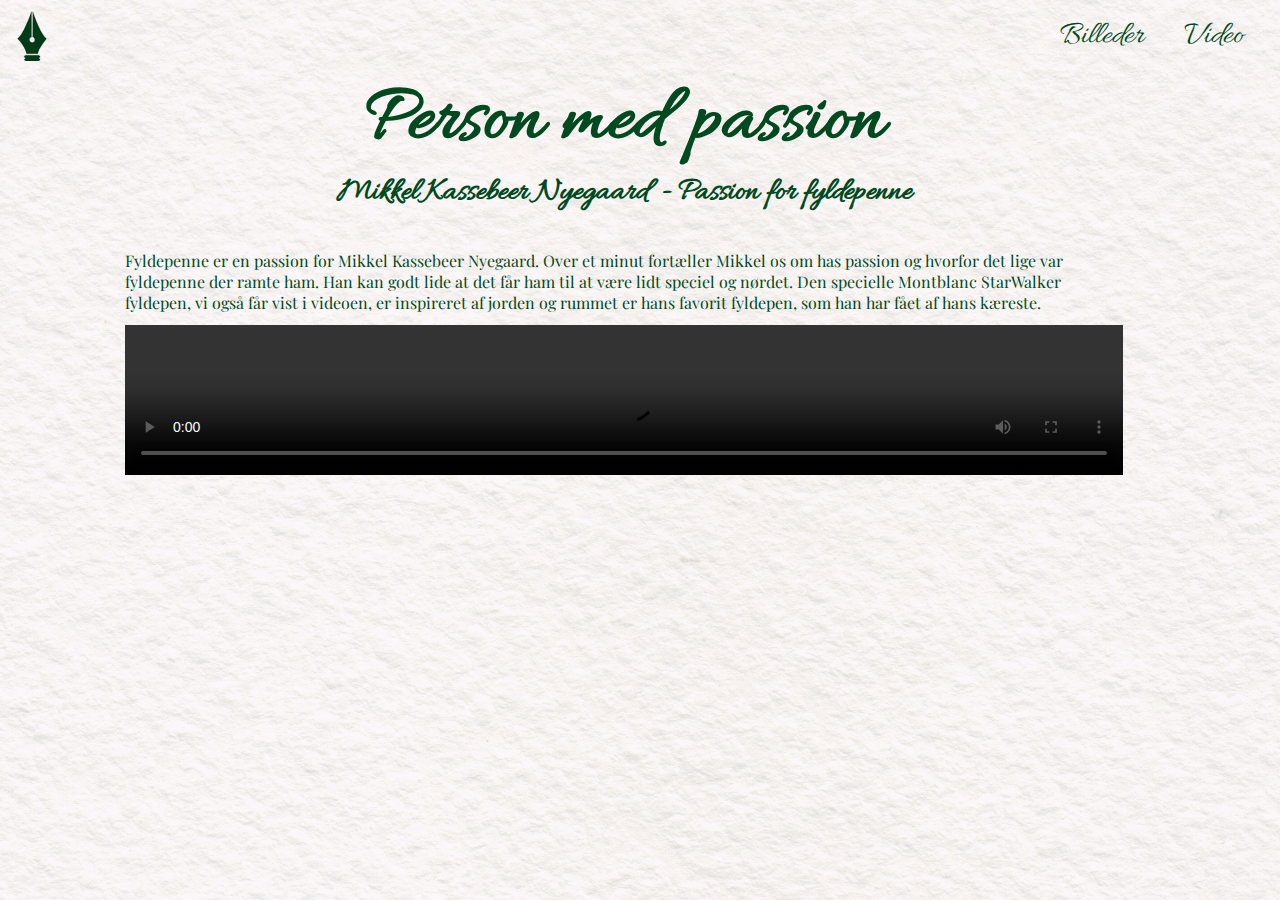
<file: index.html>
<!DOCTYPE html>
<html lang="da">

<head>
    <meta charset="UTF-8">
    <meta http-equiv="X-UA-Compatible" content="IE=edge">
    <meta name="viewport" content="width=device-width, initial-scale=1.0">
    <link rel="preconnect" href="https://fonts.googleapis.com">
    <link rel="preconnect" href="https://fonts.gstatic.com" crossorigin>
    <link href="https://fonts.googleapis.com/css2?family=Allura&display=swap" rel="stylesheet">
    <link rel="preconnect" href="https://fonts.googleapis.com">
    <link rel="preconnect" href="https://fonts.gstatic.com" crossorigin>
    <link href="https://fonts.googleapis.com/css2?family=Playfair+Display&display=swap" rel="stylesheet">
    <link rel="stylesheet" href="style.css">
    <title>Passsion for fyldepenne</title>
</head>

<body>
    <header>
        <div class="logo">
            <a href="index.html">
                <img src="SVG/pen.svg" alt="Logo">
            </a>
        </div>
        <ul class="menu">
            <li><a href="billeder.html">Billeder</a></li>
            <li><a href="video.html">Video</a></li>
        </ul>
    </header>
    <section>
        <div>
            <h1>Person med passion</h1>
            <h2>Mikkel Kassebeer Nyegaard - Passion for fyldepenne</h2>
            <p>Fyldepenne er en passion for Mikkel Kassebeer Nyegaard. Over et minut fortæller Mikkel os om has passion
                og hvorfor det lige
                var fyldepenne
                der ramte ham. Han kan godt lide at det får ham til at være lidt speciel og nørdet. Den specielle
                Montblanc StarWalker
                fyldepen, vi også får vist i videoen, er inspireret af jorden og rummet er hans favorit fyldepen, som
                han har fået af
                hans kæreste.</p>
        </div>
        <div>
            <video class="video" controls src="https://andreadamgaard.dk/kea/05_indhold/passion.mp4"></video>
        </div>
    </section>
</body>

</html>
</file>
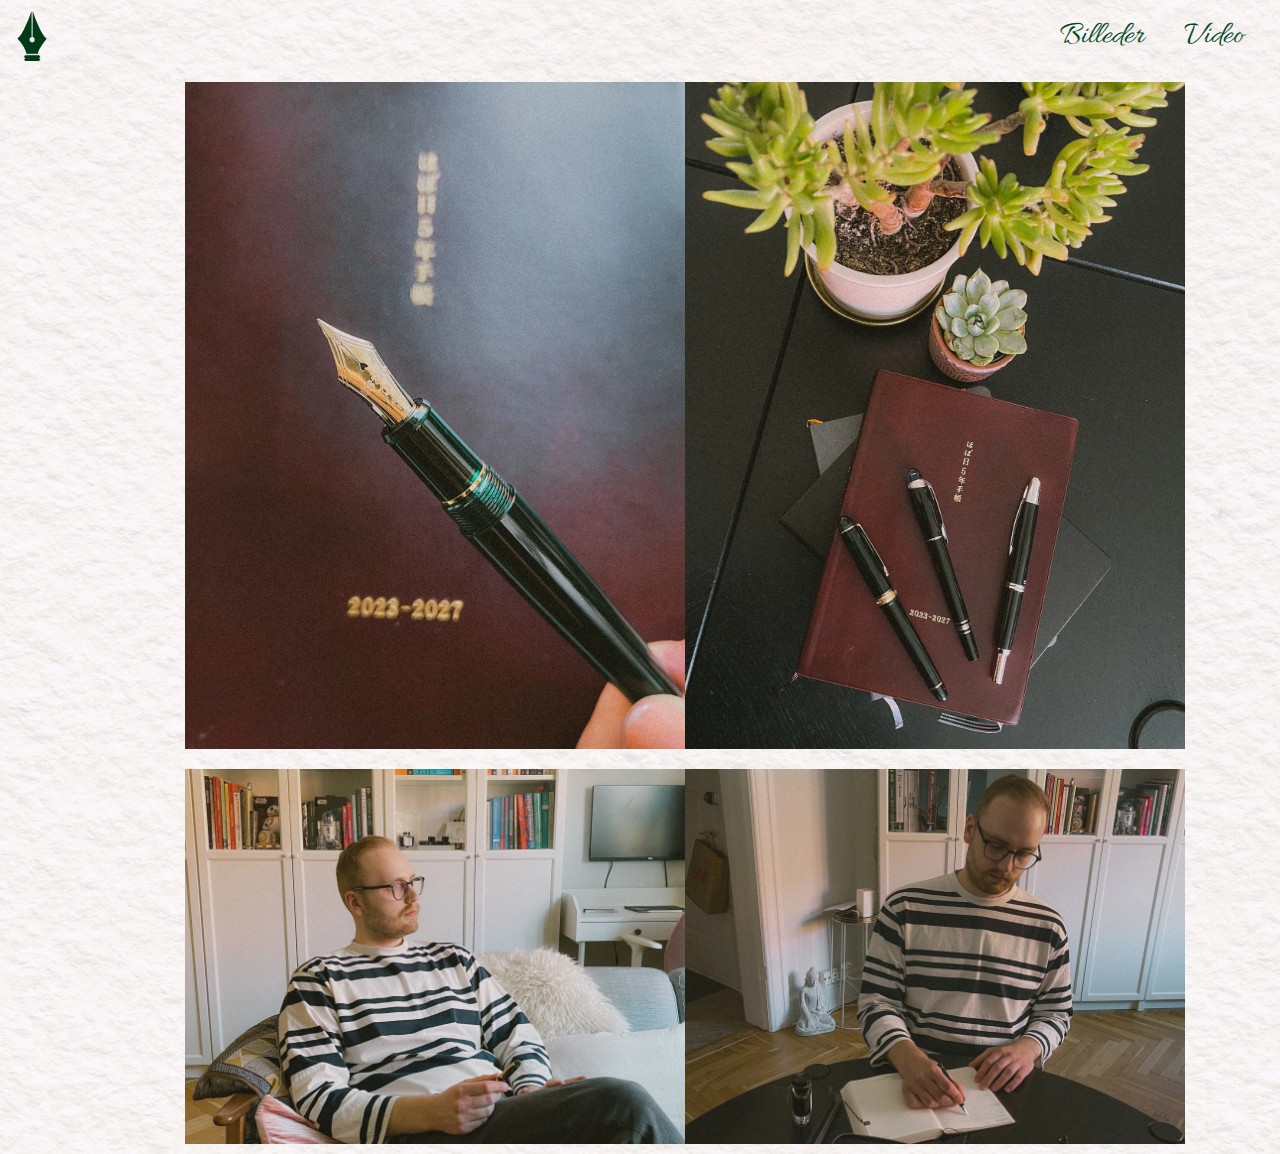
<file: billeder.html>
<!DOCTYPE html>
<html lang="en">

<head>
    <meta charset="UTF-8">
    <meta http-equiv="X-UA-Compatible" content="IE=edge">
    <meta name="viewport" content="width=device-width, initial-scale=1.0">
    <link rel="preconnect" href="https://fonts.googleapis.com">
    <link rel="preconnect" href="https://fonts.gstatic.com" crossorigin>
    <link href="https://fonts.googleapis.com/css2?family=Allura&display=swap" rel="stylesheet">
    <link rel="preconnect" href="https://fonts.googleapis.com">
    <link rel="preconnect" href="https://fonts.gstatic.com" crossorigin>
    <link href="https://fonts.googleapis.com/css2?family=Playfair+Display&display=swap" rel="stylesheet">
    <link rel="stylesheet" href="style.css">
    <title>Billeder</title>
</head>

<body>
    <header>
        <div class="logo">
            <a href="index.html">
                <img src="SVG/pen.svg" alt="Logo">
            </a>
        </div>
        <ul class="menu">
            <li><a href="billeder.html">Billeder</a></li>
            <li><a href="video.html">Video</a></li>
        </ul>
    </header>
    <section>
        <div class="pics">
            <img src="pics/Pen.webp" alt="Pen">
            <img src="pics/penne.webp" alt="fyldepenne">
        </div>
        <div class="pics">
            <img src="pics/Mikkel.webp" alt="Mikkel">
            <img src="pics/Mikkel2.webp" alt="Mikkel Skriver">
        </div>
    </section>
</body>

</html>
</file>
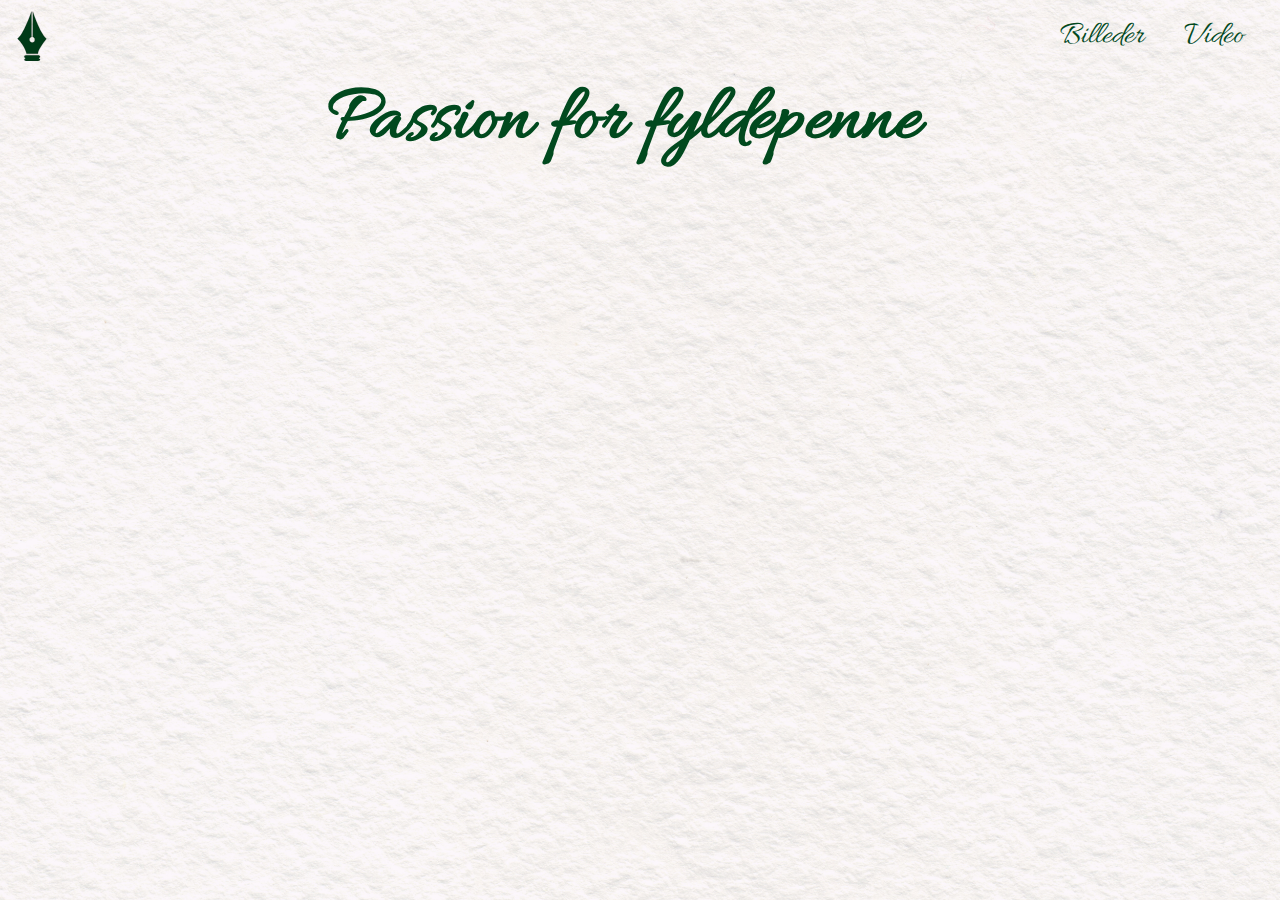
<file: video.html>
<!DOCTYPE html>
<html lang="en">

<head>
    <meta charset="UTF-8">
    <meta http-equiv="X-UA-Compatible" content="IE=edge">
    <meta name="viewport" content="width=device-width, initial-scale=1.0">
    <link rel="preconnect" href="https://fonts.googleapis.com">
    <link rel="preconnect" href="https://fonts.gstatic.com" crossorigin>
    <link href="https://fonts.googleapis.com/css2?family=Allura&display=swap" rel="stylesheet">
    <link rel="preconnect" href="https://fonts.googleapis.com">
    <link rel="preconnect" href="https://fonts.gstatic.com" crossorigin>
    <link href="https://fonts.googleapis.com/css2?family=Playfair+Display&display=swap" rel="stylesheet">
    <link rel="stylesheet" href="style.css">
    <title>Video</title>
</head>

<body>
    <header>
        <div class="logo">
            <a href="index.html">
                <img src="SVG/pen.svg" alt="Logo">
            </a>
        </div>
        <ul class="menu">
            <li><a href="billeder.html">Billeder</a></li>
            <li><a href="video.html">Video</a></li>
        </ul>
    </header>
    <section>
        <h1>Passion for fyldepenne</h1>
        <div class="iframe_wrap">
            <iframe width="560" height="315" src="https://www.youtube.com/embed/UdarCdoSK9E"
                title="YouTube video player" frameborder="0"
                allow="accelerometer; autoplay; clipboard-write; encrypted-media; gyroscope; picture-in-picture; web-share"
                allowfullscreen></iframe>
        </div>
    </section>
</body>

</html>
</file>
<file: style.css>
* {
  margin: 0;
  padding: 0;
}

body {
  height: 100%;
  background-image: url("pics/5.jpg");
  background-position: top left;
  background-size: cover;
  padding-right: 2rem;
}

h1 {
  font-family: "Allura", cursive;
  font-size: 5rem;
  text-align: center;
  margin-top: 0;
  margin-bottom: 0;
  color: #01491e;
}
h2 {
  font-family: "Allura", cursive;
  font-size: 2rem;
  text-align: center;
  margin-top: 0;
  margin-bottom: 3%;
  color: #01491e;
}
p {
  font-family: "Playfair Display", serif;
  font-size: 1rem;
  width: 80%;
  padding: 0 10%;
  color: #01491e;
}
.logo img {
  width: 50px;
  height: 50px;
}
.logo:hover {
  transform: translateY(-1px);
}

header {
  display: flex;
  align-items: center;
  justify-content: space-between;
  padding: 0.5%;
  width: 100%;
  background-color: transparent;
}
nav {
  display: flex;
  align-items: center;
}
.menu {
  display: flex;
  list-style: none;
  margin: 0;
  padding: 0;
}
.menu li {
  margin-right: 20px;
}

.menu li:last-child {
  margin-right: 0;
}
.menu a {
  display: block;
  font-family: "Allura", cursive;
  font-size: 2rem;
  padding: 10px;
  color: #01491e;
  text-decoration: none;
  transition: color 0.3s;
}

.menu a:hover {
  color: #008234;
}

iframe {
  width: 100%;
  height: auto;
  aspect-ratio: 16/9;
}

.iframe_wrap {
  display: flex;
  width: 80%;
  text-align: center;
  padding: 1% 0% 0% 10%;
}

.video {
  display: flex;
  width: 80%;
  text-align: center;
  padding: 1% 0% 0% 10%;
}

img {
  width: 100%;
}

@media (min-width: 750px) {
  .pics {
    display: grid;
    grid-template-columns: 1fr 1fr;
    padding: 0% 8% 0% 14%;
  }
  img {
    display: grid;
    padding: 2%;
    width: 500px;
  }
}
</file>
